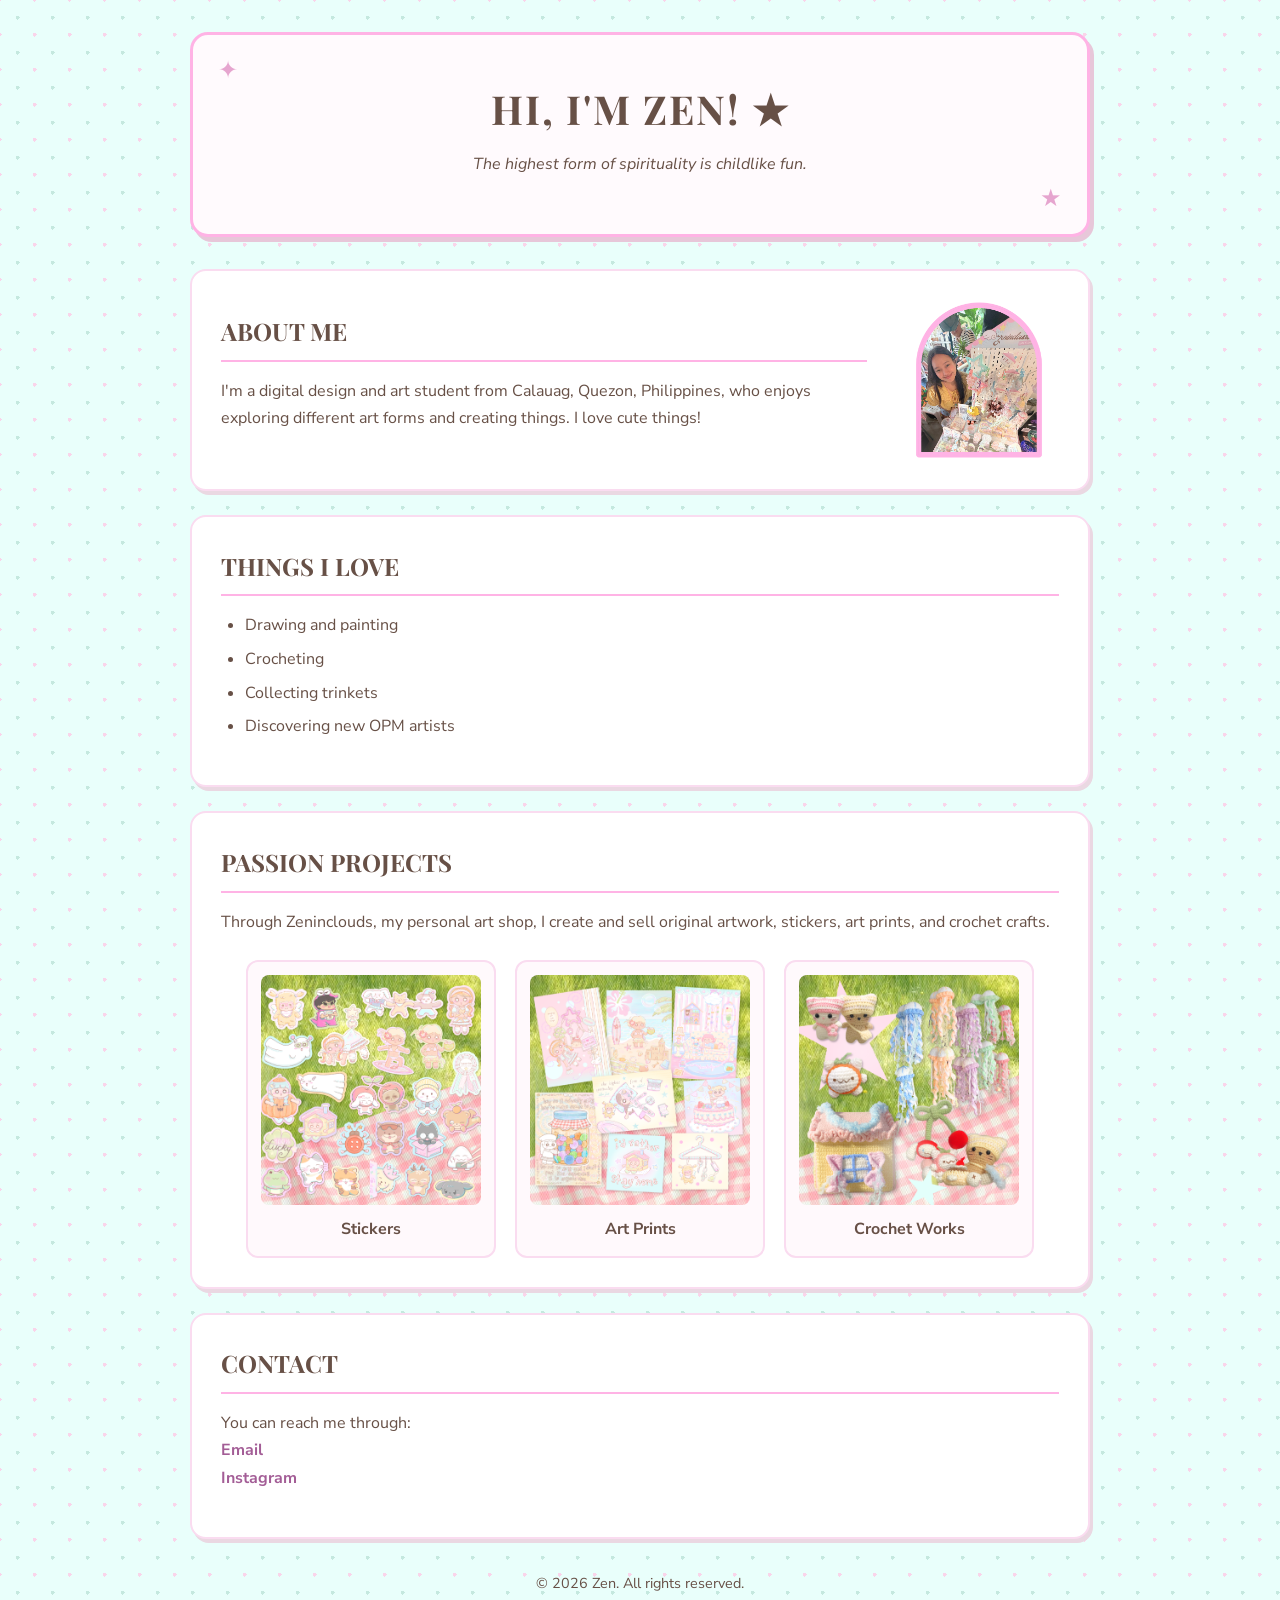
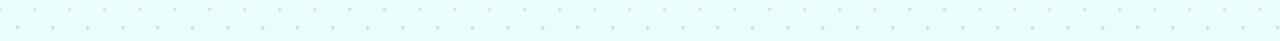
<file: index.html>
<!DOCTYPE html>
<html lang="en">
<head>
    <meta charset="UTF-8">
    <meta name="viewport" content="width=device-width, initial-scale=1.0">
    <meta name="description" content="A little introduction to Zen, a digital design student from Calauag, Quezon.">

    <title>Zen | My Profile Page</title>

    <link rel="stylesheet" href="style.css">
</head>

<body>

    <header>
        <h1>HI, I'M ZEN! ★</h1>
        <p><em>The highest form of spirituality is childlike fun.</em></p>
    </header>

    <main>

        <!-- ABOUT ME -->
        <section class="about-section">

            <div class="about-text">
                <h2>ABOUT ME</h2>

                <p>
                    I'm a digital design and art student from Calauag, Quezon,
                    Philippines, who enjoys exploring different art forms
                    and creating things. I love cute things!
                </p>
            </div>

            <div class="profile-photo">
                <img src="profile.png" alt="A photo of me">
            </div>

        </section>


        <!-- THINGS I LOVE -->
        <section>

            <h2>THINGS I LOVE</h2>

            <ul>
                <li>Drawing and painting</li>
                <li>Crocheting</li>
                <li>Collecting trinkets</li>
                <li>Discovering new OPM artists</li>
            </ul>

        </section>


        <!-- PASSION PROJECTS -->
        <section>

            <h2>PASSION PROJECTS</h2>

            <p>
                Through Zeninclouds, my personal art shop, I create
                and sell original artwork, stickers, art prints,
                and crochet crafts.
            </p>

            <div class="project-gallery">

                <figure>
                    <img src="stickers.png"
                         alt="My original sticker designs">
                    <figcaption>Stickers</figcaption>
                </figure>

                <figure>
                    <img src="art-prints.png"
                         alt="My original art prints">
                    <figcaption>Art Prints</figcaption>
                </figure>

                <figure>
                    <img src="crochet.png"
                         alt="My handmade crochet creations">
                    <figcaption>Crochet Works</figcaption>
                </figure>

            </div>

        </section>


        <!-- CONTACT -->
        <section>

            <h2>CONTACT</h2>

            <p>
                You can reach me through:<br>

                <a href="mailto:vnlagsit@up.edu.ph">Email</a><br>

                <a href="https://www.instagram.com/zeninclouds/"
                   target="_blank"
                   rel="noopener noreferrer">Instagram</a>
            </p>

        </section>

    </main>


    <footer>
        <p>&copy; 2026 Zen. All rights reserved.</p>
    </footer>

</body>
</html>
</file>
<file: style.css>
@import url('https://fonts.googleapis.com/css2?family=Nunito+Sans:wght@400;500;600;700;800&family=Playfair+Display:wght@600;700&display=swap');


/* COLOR PALETTE */
:root {
    --main-bg: #E9FFFB;
    --section-bg: #FFFFFF;
    --header-bg: #FFFAFD;
    --accent: #FFB3E5;
    --text: #675046;
    --pink: #FADCF0;
    --mint: #D7F5EE;
}


/* GENERAL STYLING */
* {
    box-sizing: border-box;
}

body {
    margin: 0;
    padding: 2rem;

    background-color: var(--main-bg);

    background-image:
        radial-gradient(#C5E9DF 2px, transparent 2px),
        radial-gradient(#F9D5EA 2px, transparent 2px);

    background-size: 35px 35px;
    background-position: 0 0, 17px 17px;

    font-family: 'Nunito Sans', sans-serif;
    color: var(--text);
    line-height: 1.7;
}


/* HEADER */
header {
    position: relative;

    max-width: 900px;
    margin: 0 auto 2rem;
    padding: 2.5rem 1.5rem;

    text-align: center;

    background-color: var(--header-bg);

    border: 3px solid var(--accent);
    border-radius: 18px;

    box-shadow: 4px 5px 0px #E7C7D9;
}

header h1 {
    margin: 0;

    font-family: 'Playfair Display', serif;
    font-size: 2.5rem;

    color: var(--text);
    letter-spacing: 2px;
}

header p {
    margin-top: 0.5rem;
    font-size: 1rem;
}


/* HEADER DECORATIONS */
header::before {
    content: "✦";

    position: absolute;
    top: 15px;
    left: 25px;

    font-size: 1.5rem;
    color: #E6A5CF;
}

header::after {
    content: "★";

    position: absolute;
    bottom: 15px;
    right: 25px;

    font-size: 1.5rem;
    color: #E6A5CF;
}


/* MAIN CONTENT */
main {
    max-width: 900px;
    margin: 0 auto;
}


/* SECTIONS */
section {
    margin-bottom: 1.5rem;
    padding: 1.8rem;

    background-color: var(--section-bg);

    border: 2px solid var(--pink);
    border-radius: 16px;

    box-shadow: 3px 4px 0px #EAD8E2;
}

section h2 {
    margin-top: 0;
    margin-bottom: 1rem;

    font-family: 'Playfair Display', serif;
    font-size: 1.5rem;

    color: var(--text);

    border-bottom: 2px solid var(--accent);
    padding-bottom: 0.5rem;
}

section p {
    margin-top: 0.5rem;
}


/* ABOUT ME SECTION */
.about-section {
    display: flex;
    align-items: center;
    justify-content: space-between;
    gap: 2rem;
}

.about-text {
    flex: 1;
}


/* PROFILE PHOTO */
.profile-photo {
    flex-shrink: 0;
}

.profile-photo img {
    display: block;

    width: 160px;
    max-width: 40vw;
    height: auto;
}


/* THINGS I LOVE */
ul {
    padding-left: 1.5rem;
}

li {
    margin-bottom: 0.4rem;
}


/* PASSION PROJECTS GALLERY */
.project-gallery {
    display: flex;
    flex-wrap: wrap;
    justify-content: center;
    gap: 1.2rem;

    margin-top: 1.5rem;
}

figure {
    flex: 1 1 220px;
    max-width: 250px;

    margin: 0;
    padding: 0.8rem;

    text-align: center;

    background-color: #FFF9FC;

    border: 2px solid var(--pink);
    border-radius: 12px;
}

figure img {
    display: block;

    width: 100%;
    height: 230px;

    object-fit: cover;

    border-radius: 8px;
}

figcaption {
    margin-top: 0.7rem;

    font-weight: 700;
    color: var(--text);
}


/* LINKS */
a {
    color: #A35D96;
    font-weight: 700;
    text-decoration: none;
}

a:hover {
    color: #D47BB4;
    text-decoration: underline;
}

a:focus-visible {
    outline: 2px solid #A35D96;
    outline-offset: 4px;
}


/* FOOTER */
footer {
    max-width: 900px;
    margin: 2rem auto 0;

    text-align: center;
    font-size: 0.9rem;
}


/* TABLET RESPONSIVENESS */
@media (max-width: 768px) {

    body {
        padding: 1.5rem;
    }

    header h1 {
        font-size: 2rem;
    }

    .about-section {
        gap: 1.2rem;
    }

    .profile-photo img {
        width: 135px;
    }

}


/* MOBILE RESPONSIVENESS */
@media (max-width: 600px) {

    body {
        padding: 1rem;
    }

    header {
        padding: 2rem 1rem;
    }

    header h1 {
        font-size: 1.7rem;
    }

    section {
        padding: 1.3rem;
    }

    .about-section {
        flex-direction: column-reverse;
        text-align: center;
    }

    .profile-photo img {
        width: 150px;
    }

    .project-gallery {
        flex-direction: column;
        align-items: center;
    }

    figure {
        width: 100%;
        max-width: 300px;
    }

}


/* REDUCED MOTION */
@media (prefers-reduced-motion: reduce) {

    html {
        scroll-behavior: auto;
    }

}
</file>
